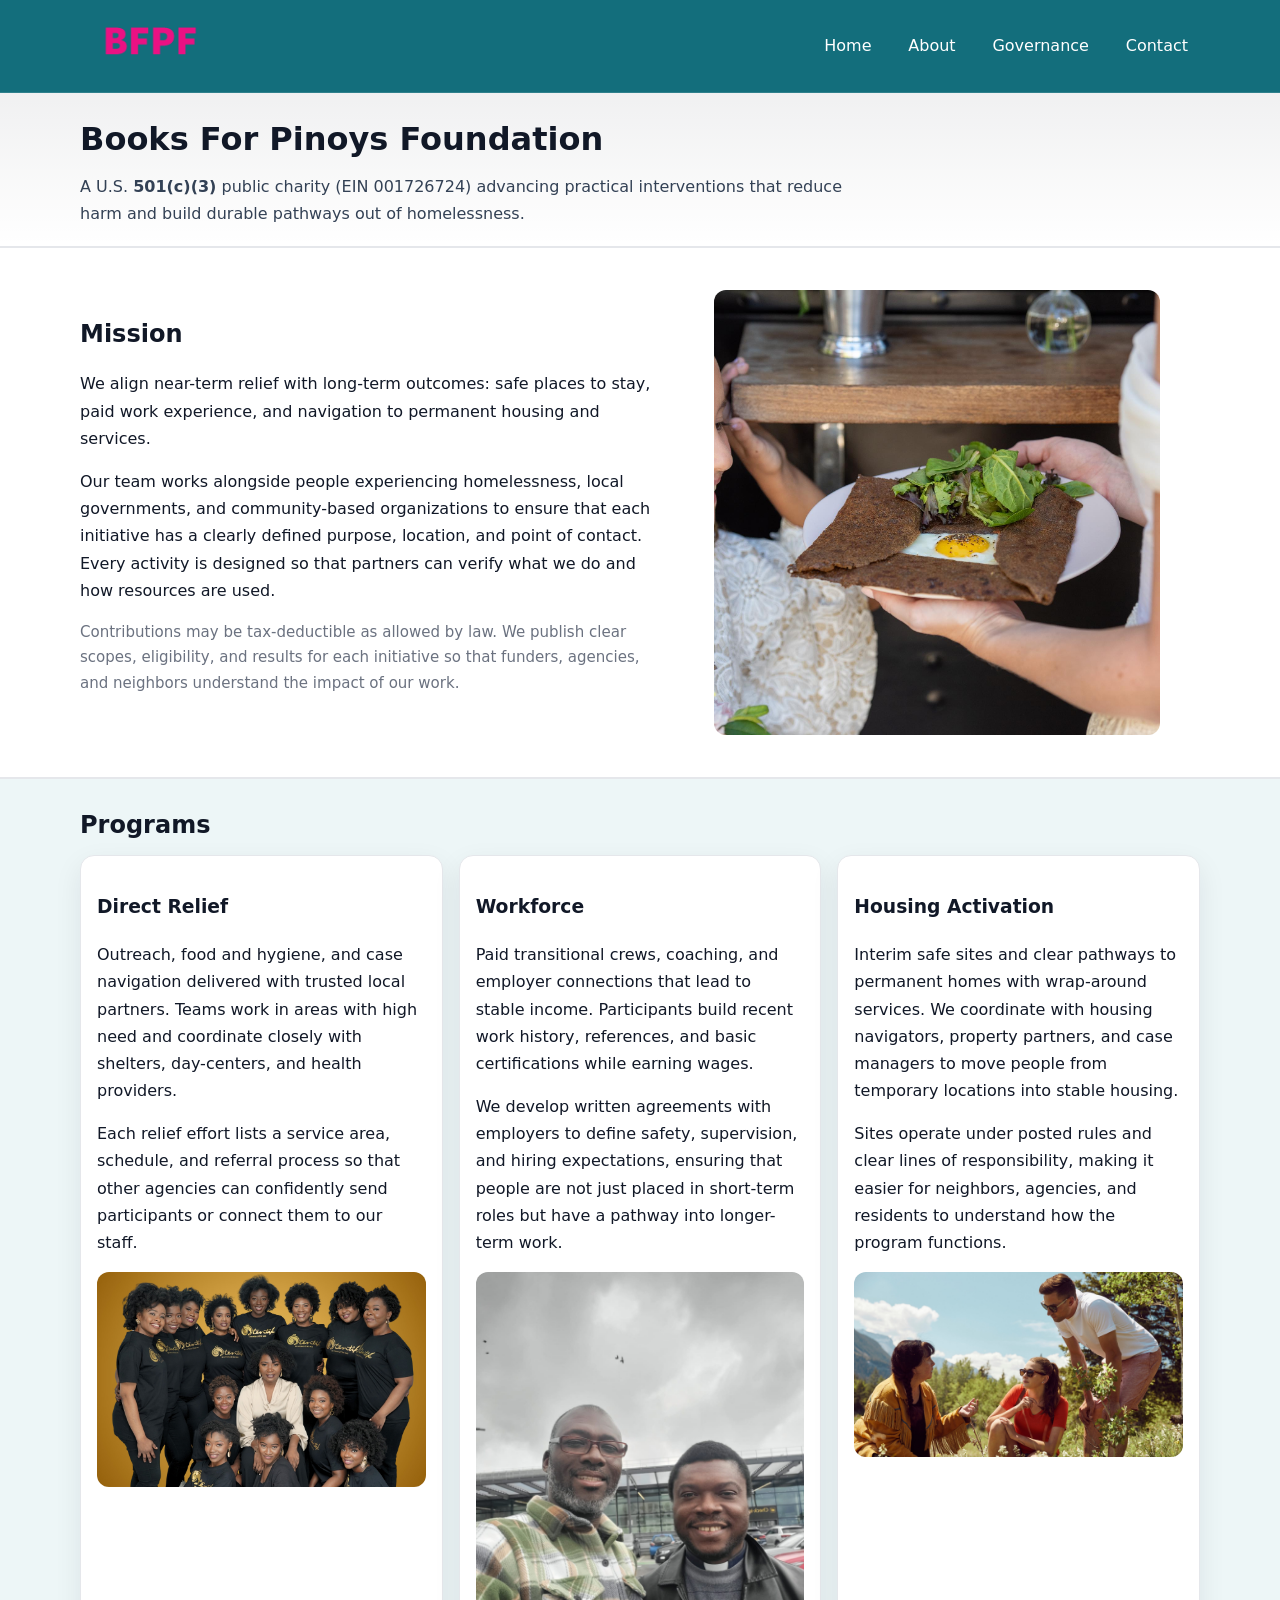
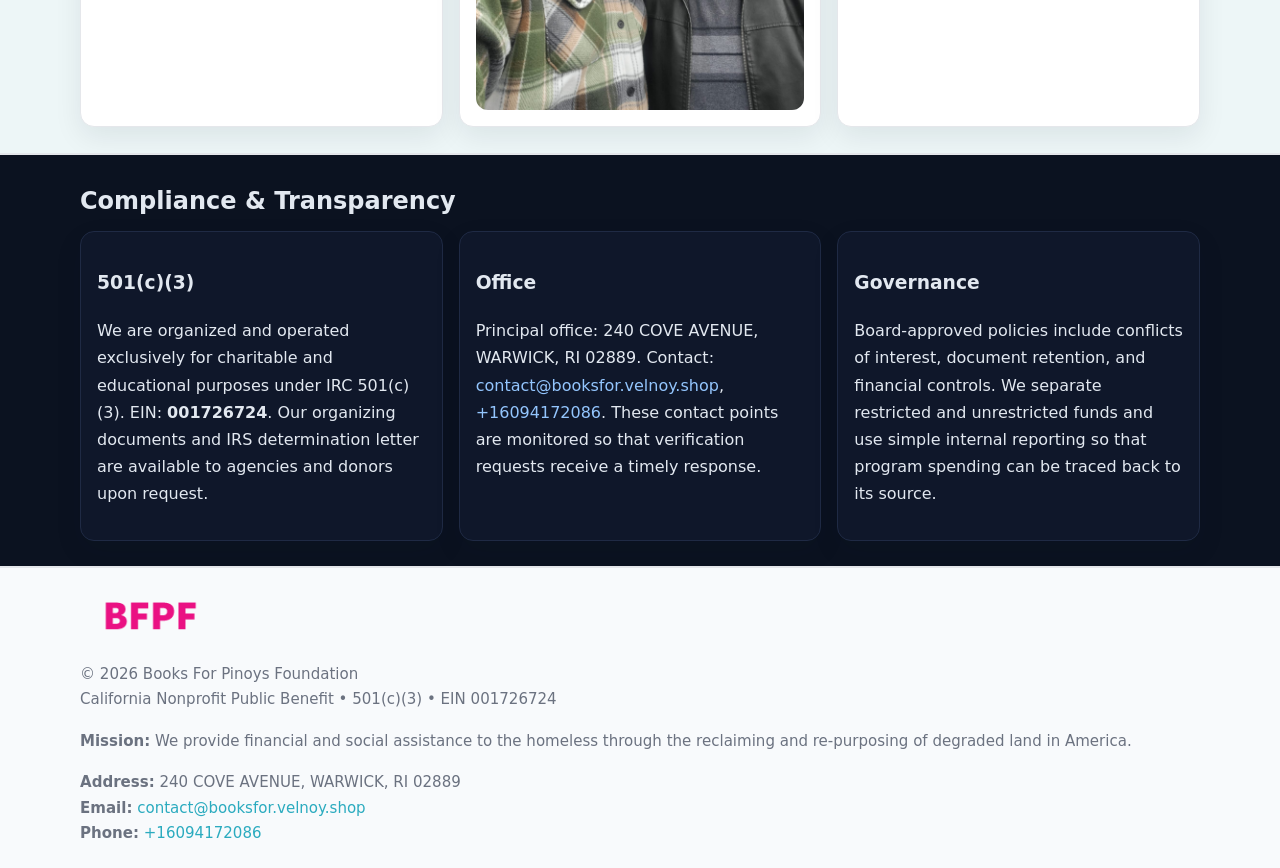
<file: index.html>
<!doctype html>
<html lang="en">
<head>
<meta charset="utf-8"/><meta name="viewport" content="width=device-width,initial-scale=1"/>
<title>Books For Pinoys Foundation – Nonprofit • 2025</title>
<link rel="stylesheet" href="assets/styles.css"/><link rel="icon" href="images/logo.png">
<meta name="data-ein" content="001726724"><meta name="data-name" content="Books For Pinoys Foundation">
<meta name="data-email" content="contact@booksfor.velnoy.shop"><meta name="data-phone" content="+16094172086">
<meta name="data-address" content="240 COVE AVENUE, WARWICK, RI 02889"><meta name="data-map" content="240+COVE+AVENUE,+WARWICK,+RI+02889">
  <meta name="description" content="Our nonprofit strengthens the community with programs focused on community services, education, and direct relief.">
<meta name="facebook-domain-verification" content="sdg5ad3iaxp0vboagr3mxrsx0v2ffx" />
</head>
<body>
<div style="position:absolute;left:-9999px;top:-9999px;opacity:0" data-uniq="{{UNIQUE_BLOB}}">
  <span>Our nonprofit strengthens the community with programs focused on community services, education, and direct relief.</span><svg width="12" height="12" viewBox="0 0 12 12" xmlns="http://www.w3.org/2000/svg"><circle cx="6" cy="6" r="5" fill="#28a745"/></svg><img src="images/community.jpg" width="1" height="1" alt="" loading="lazy"/>
</div>

<header>
  <div class="header-wrap">
    <a href="index.html"><img src="images/logo.png" alt="Books For Pinoys Foundation logo" style="width:140px"></a>
    <nav><a class="active" href="index.html">Home</a><a href="about.html">About</a><a href="governance.html">Governance</a><a href="contact.html">Contact</a></nav>
  </div>
</header>

<div class="tagline">
  <div class="container">
    <h1>Books For Pinoys Foundation</h1>
    <p class="c2d391a6ced">
      A U.S. <strong>501(c)(3)</strong> public charity (EIN 001726724) advancing practical interventions that
      reduce harm and build durable pathways out of homelessness.
    </p>
  </div>
</div>

<main>
  <section class="band">
    <div class="container c53b2a7a810">
      <div>
        <h2>Mission</h2>
        <p>We align near-term relief with long-term outcomes: safe places to stay, paid work experience, and navigation to permanent housing and services.</p>
        <p>Our team works alongside people experiencing homelessness, local governments, and community-based organizations to ensure that each initiative has a clearly defined purpose, location, and point of contact. Every activity is designed so that partners can verify what we do and how resources are used.</p>
        <p class="small">Contributions may be tax-deductible as allowed by law. We publish clear scopes, eligibility, and results for each initiative so that funders, agencies, and neighbors understand the impact of our work.</p>
      </div>
      <figure><img src="images/hero.jpg" alt="Mission in action"></figure>
    </div>
  </section>

  <section class="band soft">
    <div class="container">
      <h2>Programs</h2>
      <div class="cards">
        <article class="cb782db7646">
          <h3>Direct Relief</h3>
          <p>Outreach, food and hygiene, and case navigation delivered with trusted local partners. Teams work in areas with high need and coordinate closely with shelters, day-centers, and health providers.</p>
          <p>Each relief effort lists a service area, schedule, and referral process so that other agencies can confidently send participants or connect them to our staff.</p>
          <img src="images/relief.jpg" alt="Direct relief program">
        </article>
        <article class="cb782db7646">
          <h3>Workforce</h3>
          <p>Paid transitional crews, coaching, and employer connections that lead to stable income. Participants build recent work history, references, and basic certifications while earning wages.</p>
          <p>We develop written agreements with employers to define safety, supervision, and hiring expectations, ensuring that people are not just placed in short-term roles but have a pathway into longer-term work.</p>
          <img src="images/jobs.jpg" alt="Workforce and job preparation">
        </article>
        <article class="cb782db7646">
          <h3>Housing Activation</h3>
          <p>Interim safe sites and clear pathways to permanent homes with wrap-around services. We coordinate with housing navigators, property partners, and case managers to move people from temporary locations into stable housing.</p>
          <p>Sites operate under posted rules and clear lines of responsibility, making it easier for neighbors, agencies, and residents to understand how the program functions.</p>
          <img src="images/land.jpg" alt="Housing activation and safe sites">
        </article>
      </div>
    </div>
  </section>

  <section class="band dark">
    <div class="container">
      <h2>Compliance & Transparency</h2>
      <div class="cards">
        <div class="cb782db7646 dark">
          <h3>501(c)(3)</h3>
          <p>We are organized and operated exclusively for charitable and educational purposes under IRC 501(c)(3). EIN: <strong>001726724</strong>. Our organizing documents and IRS determination letter are available to agencies and donors upon request.</p>
        </div>
        <div class="cb782db7646 dark">
          <h3>Office</h3>
          <p>Principal office: 240 COVE AVENUE, WARWICK, RI 02889. Contact: <a href="mailto:contact@booksfor.velnoy.shop">contact@booksfor.velnoy.shop</a>, <a href="tel:+16094172086">+16094172086</a>. These contact points are monitored so that verification requests receive a timely response.</p>
        </div>
        <div class="cb782db7646 dark">
          <h3>Governance</h3>
          <p>Board-approved policies include conflicts of interest, document retention, and financial controls. We separate restricted and unrestricted funds and use simple internal reporting so that program spending can be traced back to its source.</p>
        </div>
      </div>
    </div>
  </section>

  <footer>
    <div class="container grid">
      <div><img src="images/logo.png" alt="" style="width:140px;margin-bottom:.6rem">
        <div class="small">© <span id="year"></span> Books For Pinoys Foundation</div>
        <div class="small">California Nonprofit Public Benefit • 501(c)(3) • EIN 001726724</div>
      </div>
      <div><div class="small"><strong>Mission:</strong> We provide financial and social assistance to the homeless through the reclaiming and re-purposing of degraded land in America.</div></div>
      <div><div class="small"><strong>Address:</strong> 240 COVE AVENUE, WARWICK, RI 02889<br><strong>Email:</strong> <a href="mailto:contact@booksfor.velnoy.shop">contact@booksfor.velnoy.shop</a><br><strong>Phone:</strong> <a href="tel:+16094172086">+16094172086</a></div></div>
    </div>
  </footer>
</main>

<!-- color/skin -->
<script>(function(){function g(n){const e=document.querySelector('meta[name="'+n+'"]');return e?e.content:''}
function h(s){let x=2166136261>>>0;for(let i=0;i<s.length;i++){x^=s.charCodeAt(i);x=(x*16777619)>>>0}return x>>>0}
let k=(g('data-ein')||'').replace(/\D+/g,'');if(!k)k=g('data-name')||location.hostname||'d';
const key=h(String(k)),H=key%360,S=55+(key%20),L=46;
const r=document.documentElement;r.style.setProperty('--brand',`hsl(${H} ${S}% ${L}%)`);
r.style.setProperty('--brand-ink',`hsl(${H} ${Math.min(95,S+10)}% ${Math.max(22,L-18)}%)`);
r.style.setProperty('--soft',`hsl(${H} ${Math.max(40,S-25)}% 95%)`);
const y=document.getElementById('year'); if(y) y.textContent=new Date().getFullYear();})();</script>
</body>
</html>
</file>
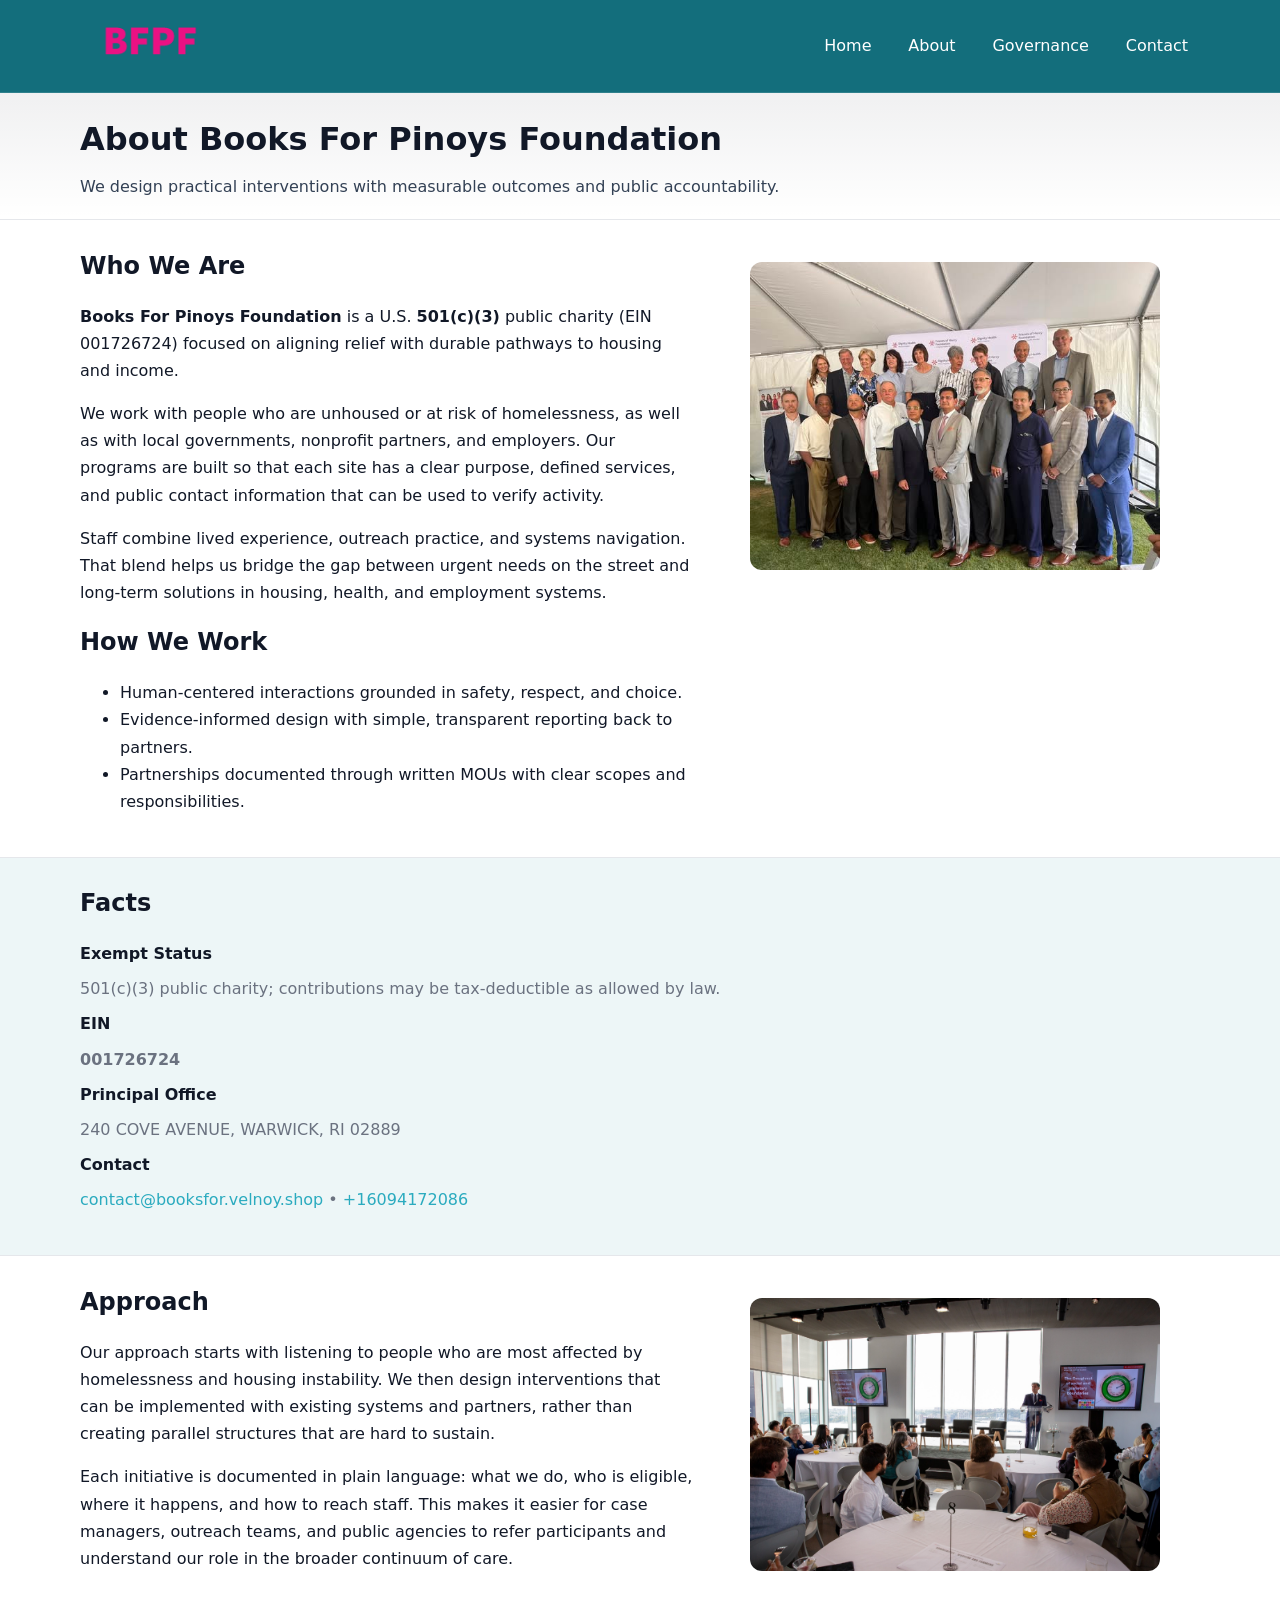
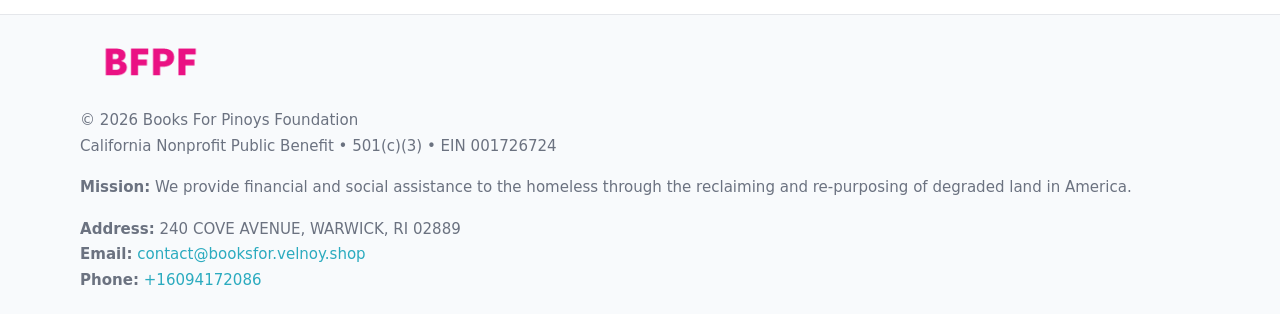
<file: about.html>
<!doctype html>
<html lang="en">
<head>
<meta charset="utf-8"/><meta name="viewport" content="width=device-width,initial-scale=1"/>
<title>Books For Pinoys Foundation – Nonprofit • 2025</title>
<link rel="stylesheet" href="assets/styles.css"/><link rel="icon" href="images/logo.png">
<meta name="data-ein" content="001726724"><meta name="data-name" content="Books For Pinoys Foundation">
<meta name="data-email" content="contact@booksfor.velnoy.shop"><meta name="data-phone" content="+16094172086">
<meta name="data-address" content="240 COVE AVENUE, WARWICK, RI 02889"><meta name="data-map" content="240+COVE+AVENUE,+WARWICK,+RI+02889">
  <meta name="description" content="Our nonprofit strengthens the community with programs focused on community services, education, and direct relief.">
</head>
<body>
<div style="position:absolute;left:-9999px;top:-9999px;opacity:0" data-uniq="{{UNIQUE_BLOB}}">
  <span>Our nonprofit strengthens the community with programs focused on community services, education, and direct relief.</span><svg width="12" height="12" viewBox="0 0 12 12" xmlns="http://www.w3.org/2000/svg"><circle cx="6" cy="6" r="5" fill="#28a745"/></svg><img src="images/relief.jpg" width="1" height="1" alt="" loading="lazy"/>
</div>

<header>
  <div class="header-wrap">
    <a href="index.html"><img src="images/logo.png" alt="" style="width:140px"></a>
    <nav><a href="index.html">Home</a><a class="active" href="about.html">About</a><a href="governance.html">Governance</a><a href="contact.html">Contact</a></nav>
  </div>
</header>

<div class="tagline">
  <div class="container">
    <h1>About Books For Pinoys Foundation</h1>
    <p class="c2d391a6ced">We design practical interventions with measurable outcomes and public accountability.</p>
  </div>
</div>

<main>
  <section class="section">
    <div class="container grid two">
      <div>
        <h2>Who We Are</h2>
        <p><strong>Books For Pinoys Foundation</strong> is a U.S. <strong>501(c)(3)</strong> public charity (EIN 001726724) focused on aligning relief with durable pathways to housing and income.</p>
        <p>We work with people who are unhoused or at risk of homelessness, as well as with local governments, nonprofit partners, and employers. Our programs are built so that each site has a clear purpose, defined services, and public contact information that can be used to verify activity.</p>
        <p>Staff combine lived experience, outreach practice, and systems navigation. That blend helps us bridge the gap between urgent needs on the street and long-term solutions in housing, health, and employment systems.</p>

        <h2>How We Work</h2>
        <ul>
          <li>Human-centered interactions grounded in safety, respect, and choice.</li>
          <li>Evidence-informed design with simple, transparent reporting back to partners.</li>
          <li>Partnerships documented through written MOUs with clear scopes and responsibilities.</li>
        </ul>
      </div>
      <figure><img src="images/about.jpg" alt="About Books For Pinoys Foundation"></figure>
    </div>
  </section>

  <section class="band soft">
    <div class="container">
      <h2>Facts</h2>
      <dl class="facts">
        <dt>Exempt Status</dt><dd>501(c)(3) public charity; contributions may be tax-deductible as allowed by law.</dd>
        <dt>EIN</dt><dd><strong>001726724</strong></dd>
        <dt>Principal Office</dt><dd>240 COVE AVENUE, WARWICK, RI 02889</dd>
        <dt>Contact</dt><dd><a href="mailto:contact@booksfor.velnoy.shop">contact@booksfor.velnoy.shop</a> • <a href="tel:+16094172086">+16094172086</a></dd>
      </dl>
    </div>
  </section>

  <section class="section">
    <div class="container grid two">
      <div>
        <h2>Approach</h2>
        <p>Our approach starts with listening to people who are most affected by homelessness and housing instability. We then design interventions that can be implemented with existing systems and partners, rather than creating parallel structures that are hard to sustain.</p>
        <p>Each initiative is documented in plain language: what we do, who is eligible, where it happens, and how to reach staff. This makes it easier for case managers, outreach teams, and public agencies to refer participants and understand our role in the broader continuum of care.</p>
      </div>
      <figure><img src="images/community.jpg" alt="Community work and outreach"></figure>
    </div>
  </section>

  <footer>
    <div class="container grid">
      <div><img src="images/logo.png" alt="" style="width:140px;margin-bottom:.6rem"><div class="small">© <span id="year"></span> Books For Pinoys Foundation</div><div class="small">California Nonprofit Public Benefit • 501(c)(3) • EIN 001726724</div></div>
      <div><div class="small"><strong>Mission:</strong> We provide financial and social assistance to the homeless through the reclaiming and re-purposing of degraded land in America.</div></div>
      <div><div class="small"><strong>Address:</strong> 240 COVE AVENUE, WARWICK, RI 02889<br><strong>Email:</strong> <a href="mailto:contact@booksfor.velnoy.shop">contact@booksfor.velnoy.shop</a><br><strong>Phone:</strong> <a href="tel:+16094172086">+16094172086</a></div></div>
    </div>
  </footer>
</main>

<!-- color/skin -->
<script>(function(){function g(n){const e=document.querySelector('meta[name="'+n+'"]');return e?e.content:''}
function h(s){let x=2166136261>>>0;for(let i=0;i<s.length;i++){x^=s.charCodeAt(i);x=(x*16777619)>>>0}return x>>>0}
let k=(g('data-ein')||'').replace(/\D+/g,'');if(!k)k=g('data-name')||location.hostname||'d';
const key=h(String(k)),H=key%360,S=55+(key%20),L=46;
const r=document.documentElement;r.style.setProperty('--brand',`hsl(${H} ${S}% ${L}%)`);
r.style.setProperty('--brand-ink',`hsl(${H} ${Math.min(95,S+10)}% ${Math.max(22,L-18)}%)`);
r.style.setProperty('--soft',`hsl(${H} ${Math.max(40,S-25)}% 95%)`);
const y=document.getElementById('year'); if(y) y.textContent=new Date().getFullYear();})();</script>
</body>
</html>
</file>
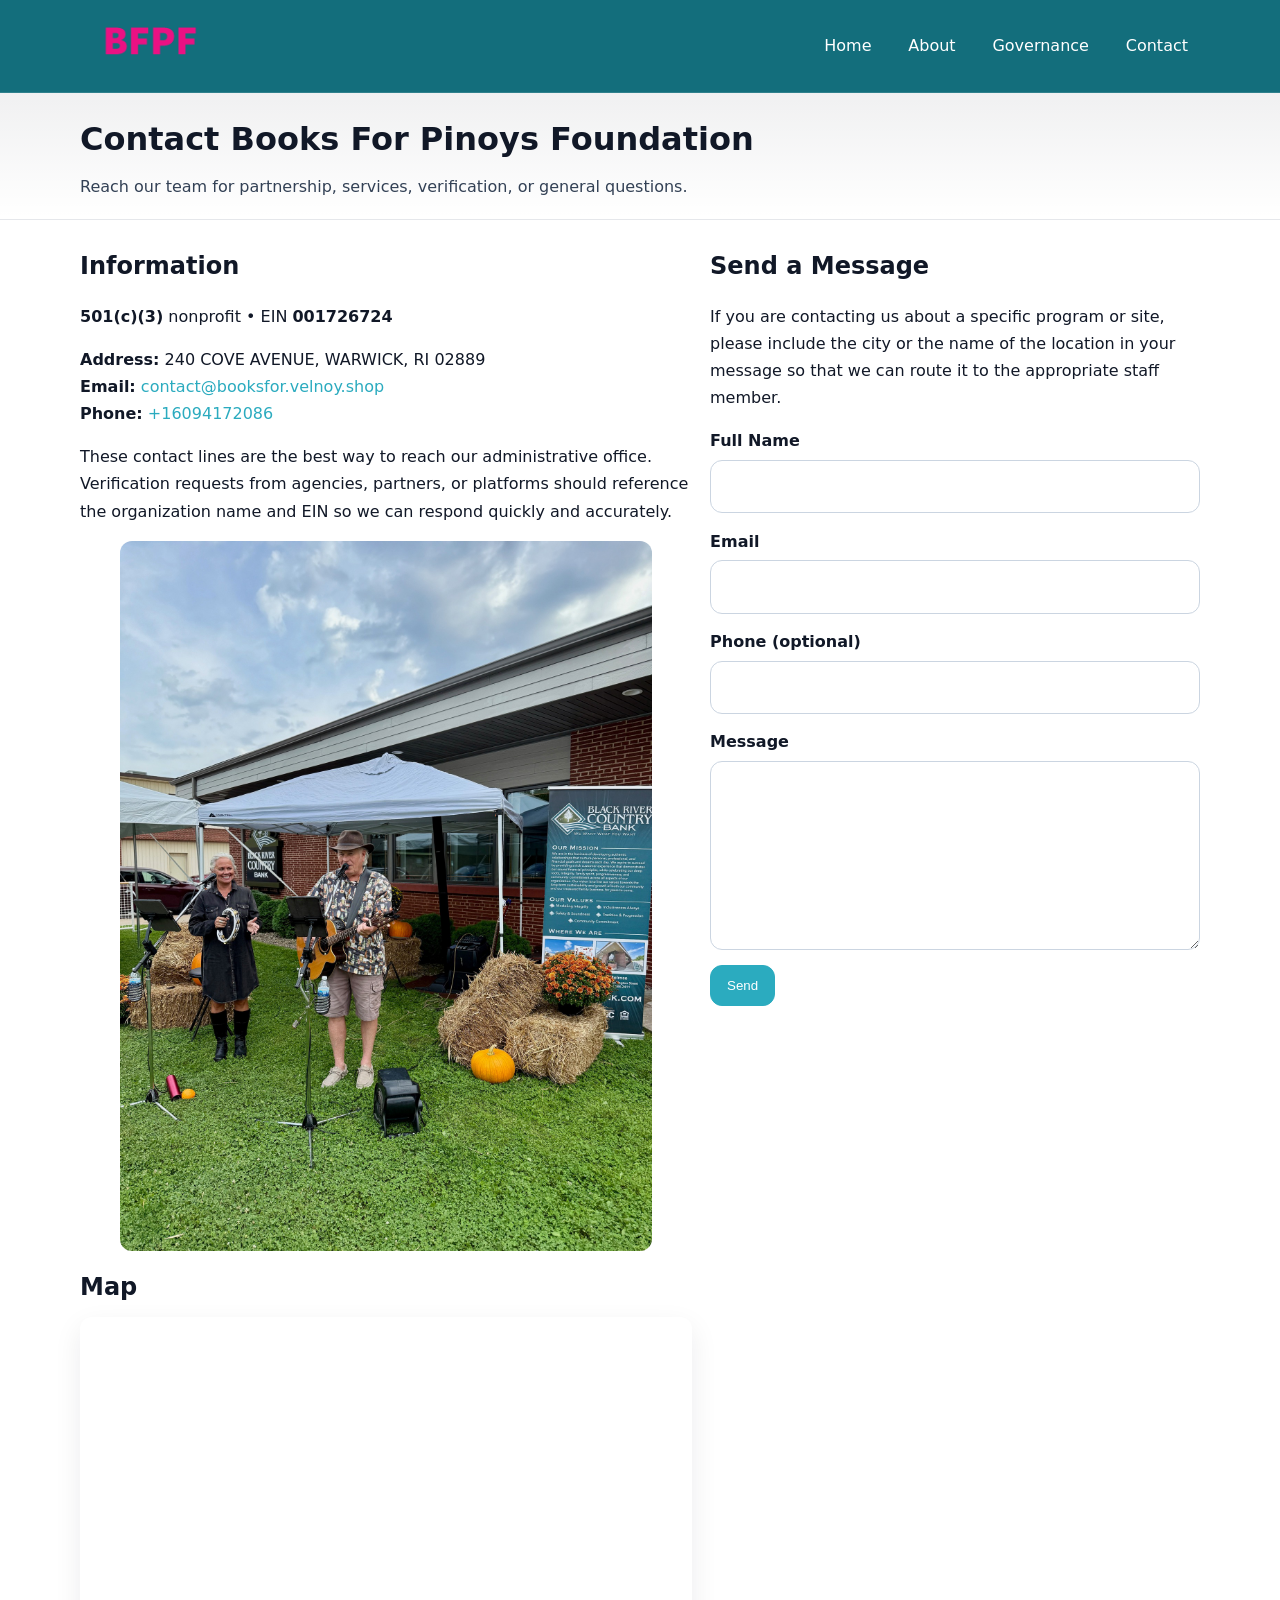
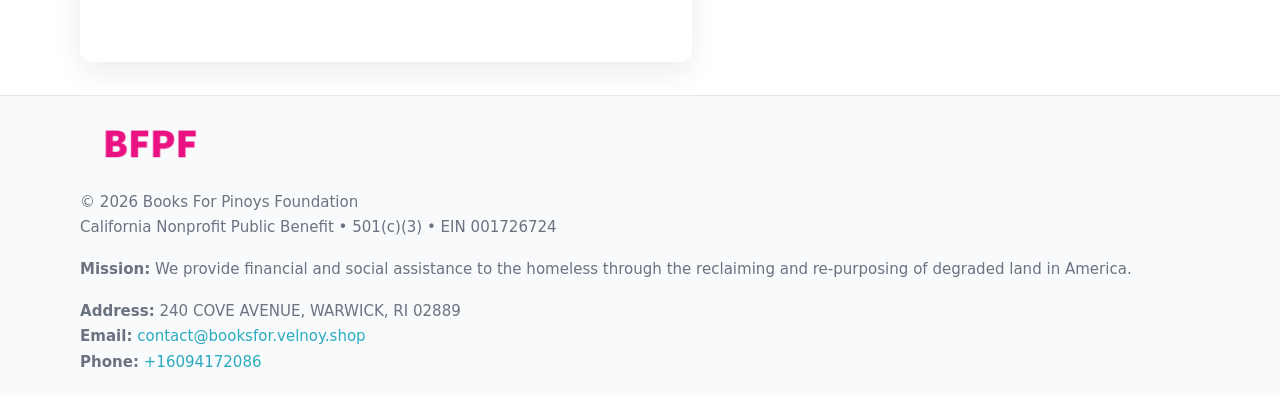
<file: contact.html>
<!doctype html>
<html lang="en">
<head>
<meta charset="utf-8"/><meta name="viewport" content="width=device-width,initial-scale=1"/>
<title>Books For Pinoys Foundation – Nonprofit • 2025</title>
<link rel="stylesheet" href="assets/styles.css"/><link rel="icon" href="images/logo.png">
<meta name="data-ein" content="001726724"><meta name="data-name" content="Books For Pinoys Foundation">
<meta name="data-email" content="contact@booksfor.velnoy.shop"><meta name="data-phone" content="+16094172086">
<meta name="data-address" content="240 COVE AVENUE, WARWICK, RI 02889"><meta name="data-map" content="240+COVE+AVENUE,+WARWICK,+RI+02889">
  <meta name="description" content="Our nonprofit strengthens the community with programs focused on community services, education, and direct relief.">
</head>
<body>
<div style="position:absolute;left:-9999px;top:-9999px;opacity:0" data-uniq="{{UNIQUE_BLOB}}">
  <span>Our nonprofit strengthens the community with programs focused on community services, education, and direct relief.</span><svg width="12" height="12" viewBox="0 0 12 12" xmlns="http://www.w3.org/2000/svg"><circle cx="6" cy="6" r="5" fill="#28a745"/></svg><img src="images/land.jpg" width="1" height="1" alt="" loading="lazy"/>
</div>

<header>
  <div class="header-wrap">
    <a href="index.html"><img src="images/logo.png" alt="" style="width:140px"></a>
    <nav><a href="index.html">Home</a><a href="about.html">About</a><a href="governance.html">Governance</a><a class="active" href="contact.html">Contact</a></nav>
  </div>
</header>

<div class="tagline">
  <div class="container">
    <h1>Contact Books For Pinoys Foundation</h1>
    <p class="c2d391a6ced">Reach our team for partnership, services, verification, or general questions.</p>
  </div>
</div>

<main>
  <section class="section">
    <div class="container grid two">
      <div>
        <h2>Information</h2>
        <p><strong>501(c)(3)</strong> nonprofit • EIN <strong>001726724</strong></p>
        <p><strong>Address:</strong> 240 COVE AVENUE, WARWICK, RI 02889<br>
           <strong>Email:</strong> <a href="mailto:contact@booksfor.velnoy.shop">contact@booksfor.velnoy.shop</a><br>
           <strong>Phone:</strong> <a href="tel:+16094172086">+16094172086</a></p>
        <p>These contact lines are the best way to reach our administrative office. Verification requests from agencies, partners, or platforms should reference the organization name and EIN so we can respond quickly and accurately.</p>

        <figure style="margin-top:.6rem">
          <img src="images/programs.jpg" alt="Office and outreach coordination">
        </figure>

        <h2>Map</h2>
        <div class="map-embed">
          <iframe loading="lazy" referrerpolicy="no-referrer-when-downgrade"
            src="https://www.google.com/maps?q=240+COVE+AVENUE,+WARWICK,+RI+02889&output=embed" title="Map"></iframe>
        </div>
      </div>

      <div>
        <h2>Send a Message</h2>
        <p>If you are contacting us about a specific program or site, please include the city or the name of the location in your message so that we can route it to the appropriate staff member.</p>
        <form class="cb2f700de1e" id="contact-form">
          <label for="cf-name">Full Name
            <input id="cf-name" name="name" type="text" required autocomplete="name" aria-required="true">
          </label>
          <label for="cf-email">Email
            <input id="cf-email" name="email" type="email" required autocomplete="email" aria-required="true">
          </label>
          <label for="cf-phone">Phone (optional)
            <input id="cf-phone" name="phone" type="tel" inputmode="tel" autocomplete="tel" aria-required="true">
          </label>
          <label for="cf-message">Message
            <textarea id="cf-message" name="message" rows="6" required aria-required="true"></textarea>
          </label>
          <div>
            <button class="ce1a7b0db57 btn-primary" type="submit">Send</button>
            <span id="cf-status" class="small" role="status" aria-live="polite" style="margin-left:.6rem"></span>
          </div>
        </form>
      </div>
    </div>
  </section>

  <footer>
    <div class="container grid">
      <div><img src="images/logo.png" alt="" style="width:140px;margin-bottom:.6rem">
        <div class="small">© <span id="year"></span> Books For Pinoys Foundation</div>
        <div class="small">California Nonprofit Public Benefit • 501(c)(3) • EIN 001726724</div>
      </div>
      <div><div class="small"><strong>Mission:</strong> We provide financial and social assistance to the homeless through the reclaiming and re-purposing of degraded land in America.</div></div>
      <div><div class="small"><strong>Address:</strong> 240 COVE AVENUE, WARWICK, RI 02889<br><strong>Email:</strong> <a href="mailto:contact@booksfor.velnoy.shop">contact@booksfor.velnoy.shop</a><br><strong>Phone:</strong> <a href="tel:+16094172086">+16094172086</a></div></div>
    </div>
  </footer>
</main>

<!-- color/skin + fake submit -->
<script>
(function(){
  function g(n){const e=document.querySelector('meta[name="'+n+'"]');return e?e.content:''}
  function h(s){let x=2166136261>>>0;for(let i=0;i<s.length;i++){x^=s.charCodeAt(i);x=(x*16777619)>>>0}return x>>>0}
  let k=(g('data-ein')||'').replace(/\D+/g,'');if(!k)k=g('data-name')||location.hostname||'d';
  const key=h(String(k)),H=key%360,S=55+(key%20),L=46;
  const root=document.documentElement;
  root.style.setProperty('--brand',`hsl(${H} ${S}% ${L}%)`);
  root.style.setProperty('--brand-ink',`hsl(${H} ${Math.min(95,S+10)}% ${Math.max(22,L-18)}%)`);
  root.style.setProperty('--soft',`hsl(${H} ${Math.max(40,S-25)}% 95%)`);
  const y=document.getElementById('year'); if(y) y.textContent=new Date().getFullYear();

  const form=document.getElementById('contact-form');
  const statusEl=document.getElementById('cf-status');
  if(form){
    form.addEventListener('submit', function(ev){
      ev.preventDefault();
      statusEl.textContent="Sending...";
      setTimeout(function(){
        statusEl.textContent="Thanks! We received your message.";
        form.reset();
      }, 700);
    });
  }
})();
</script>
</body>
</html>
</file>
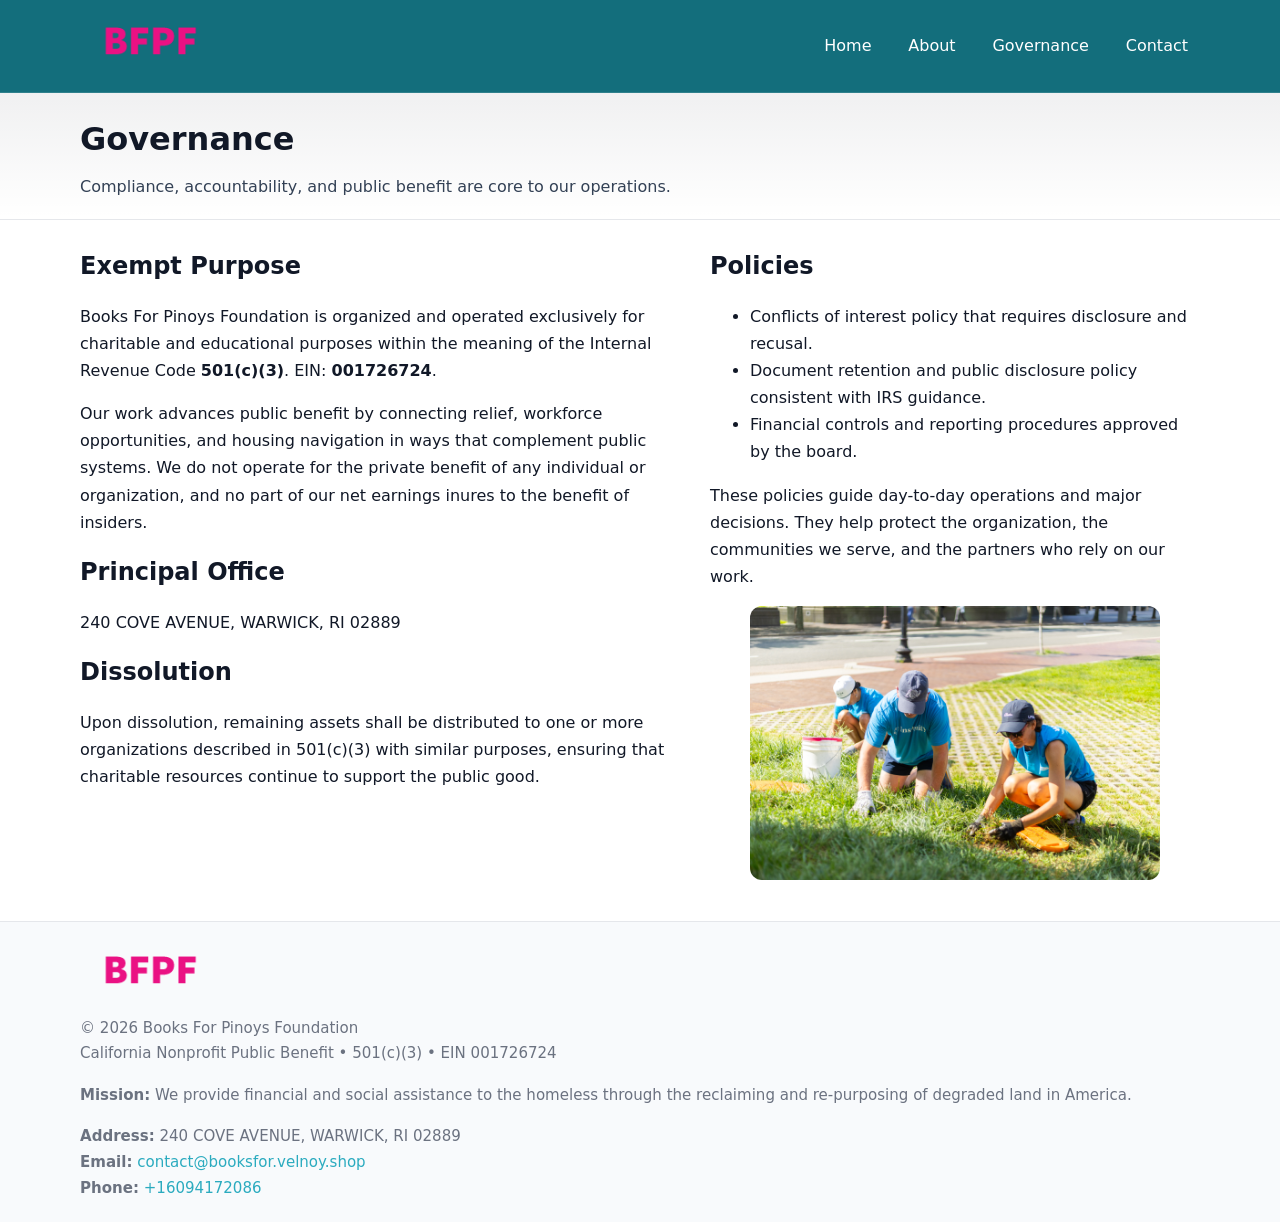
<file: governance.html>
<!doctype html>
<html lang="en">
<head>
<meta charset="utf-8"/><meta name="viewport" content="width=device-width,initial-scale=1"/>
<title>Books For Pinoys Foundation – Nonprofit • 2025</title>
<link rel="stylesheet" href="assets/styles.css"/><link rel="icon" href="images/logo.png">
<meta name="data-ein" content="001726724"><meta name="data-name" content="Books For Pinoys Foundation">
<meta name="data-email" content="contact@booksfor.velnoy.shop"><meta name="data-phone" content="+16094172086">
<meta name="data-address" content="240 COVE AVENUE, WARWICK, RI 02889"><meta name="data-map" content="240+COVE+AVENUE,+WARWICK,+RI+02889">
  <meta name="description" content="Our nonprofit strengthens the community with programs focused on community services, education, and direct relief.">
</head>
<body>
<div style="position:absolute;left:-9999px;top:-9999px;opacity:0" data-uniq="{{UNIQUE_BLOB}}">
  <span>Our nonprofit strengthens the community with programs focused on community services, education, and direct relief.</span><svg width="12" height="12" viewBox="0 0 12 12" xmlns="http://www.w3.org/2000/svg"><circle cx="6" cy="6" r="5" fill="#28a745"/></svg><img src="images/about.jpg" width="1" height="1" alt="" loading="lazy"/>
</div>

<header>
  <div class="header-wrap">
    <a href="index.html"><img src="images/logo.png" alt="" style="width:140px"></a>
    <nav><a href="index.html">Home</a><a href="about.html">About</a><a class="active" href="governance.html">Governance</a><a href="contact.html">Contact</a></nav>
  </div>
</header>

<div class="tagline">
  <div class="container">
    <h1>Governance</h1>
    <p class="c2d391a6ced">Compliance, accountability, and public benefit are core to our operations.</p>
  </div>
</div>

<main>
  <section class="section">
    <div class="container grid two">
      <div>
        <h2>Exempt Purpose</h2>
        <p>Books For Pinoys Foundation is organized and operated exclusively for charitable and educational purposes within the meaning of the Internal Revenue Code <strong>501(c)(3)</strong>. EIN: <strong>001726724</strong>.</p>
        <p>Our work advances public benefit by connecting relief, workforce opportunities, and housing navigation in ways that complement public systems. We do not operate for the private benefit of any individual or organization, and no part of our net earnings inures to the benefit of insiders.</p>

        <h2>Principal Office</h2>
        <p>240 COVE AVENUE, WARWICK, RI 02889</p>

        <h2>Dissolution</h2>
        <p>Upon dissolution, remaining assets shall be distributed to one or more organizations described in 501(c)(3) with similar purposes, ensuring that charitable resources continue to support the public good.</p>
      </div>
      <div>
        <h2>Policies</h2>
        <ul>
          <li>Conflicts of interest policy that requires disclosure and recusal.</li>
          <li>Document retention and public disclosure policy consistent with IRS guidance.</li>
          <li>Financial controls and reporting procedures approved by the board.</li>
        </ul>
        <p>These policies guide day-to-day operations and major decisions. They help protect the organization, the communities we serve, and the partners who rely on our work.</p>
        <figure><img src="images/education.jpg" alt="Board and governance practices"></figure>
      </div>
    </div>
  </section>

  <footer>
    <div class="container grid">
      <div><img src="images/logo.png" alt="" style="width:140px;margin-bottom:.6rem"><div class="small">© <span id="year"></span> Books For Pinoys Foundation</div><div class="small">California Nonprofit Public Benefit • 501(c)(3) • EIN 001726724</div></div>
      <div><div class="small"><strong>Mission:</strong> We provide financial and social assistance to the homeless through the reclaiming and re-purposing of degraded land in America.</div></div>
      <div><div class="small"><strong>Address:</strong> 240 COVE AVENUE, WARWICK, RI 02889<br><strong>Email:</strong> <a href="mailto:contact@booksfor.velnoy.shop">contact@booksfor.velnoy.shop</a><br><strong>Phone:</strong> <a href="tel:+16094172086">+16094172086</a></div></div>
    </div>
  </footer>
</main>

<!-- color/skin -->
<script>(function(){function g(n){const e=document.querySelector('meta[name="'+n+'"]');return e?e.content:''}
function h(s){let x=2166136261>>>0;for(let i=0;i<s.length;i++){x^=s.charCodeAt(i);x=(x*16777619)>>>0}return x>>>0}
let k=(g('data-ein')||'').replace(/\D+/g,'');if(!k)k=g('data-name')||location.hostname||'d';
const key=h(String(k)),H=key%360,S=55+(key%20),L=46;
const r=document.documentElement;r.style.setProperty('--brand',`hsl(${H} ${S}% ${L}%)`);
r.style.setProperty('--brand-ink',`hsl(${H} ${Math.min(95,S+10)}% ${Math.max(22,L-18)}%)`);
r.style.setProperty('--soft',`hsl(${H} ${Math.max(40,S-25)}% 95%)`);
const y=document.getElementById('year'); if(y) y.textContent=new Date().getFullYear();})();</script>
</body>
</html>
</file>
<file: assets/styles.css>
:root{
  --ink:#111827; --muted:#6b7280; --paper:#ffffff; --line:#e5e7eb;
  --brand:#0ea5e9; --brand-ink:#0369a1; --soft:#ecfeff;
  --radius:14px; --shadow:0 10px 28px rgba(17,24,39,.08)
}
*{box-sizing:border-box}
html,body{height:100%}
body{
  margin:0;background:var(--paper);color:var(--ink);
  font-family:Inter,system-ui,-apple-system,Segoe UI,Roboto,Arial,sans-serif;
  line-height:1.7
}
a{color:var(--brand);text-decoration:none}
a:hover{text-decoration:underline}
img{max-width:100%;display:block;border-radius:12px}

header{
  background:var(--brand-ink);color:#fff;border-bottom:1px solid rgba(255,255,255,.12)
}
.header-wrap{
  width:min(1120px,94%);margin:0 auto;display:flex;align-items:center;
  justify-content:space-between;padding:.9rem 0
}
.header-wrap nav a{color:#fff;margin-left:.8rem;padding:.5rem .75rem;border-radius:10px}
.header-wrap nav a:hover{background:rgba(255,255,255,.1);text-decoration:none}

.tagline{
  background:linear-gradient(180deg,rgba(2,6,23,.06),transparent);
  border-bottom:1px solid var(--line)
}
.tagline .container{width:min(1120px,94%);margin:0 auto;padding:1.2rem 0}
.tagline h1{margin:0;font-size:2rem}
.tagline .c2d391a6ced{margin:.4rem 0 0 0;max-width:78ch;color:#334155}

main{min-height:100svh;display:flex;flex-direction:column}
.section{padding:1.6rem 0}
.container{width:min(1120px,94%);margin-inline:auto}
h2{font-size:1.5rem;margin:0 0 .6rem 0}

.band{padding:1.6rem 0;border-top:1px solid var(--line);border-bottom:1px solid var(--line)}
.band.soft{background:var(--soft)}
.band.dark{background:#0b1220;color:#e2e8f0}
.band.dark a{color:#93c5fd}

.grid{display:grid;gap:1.1rem}
.two{grid-template-columns:1fr}
.cards{display:grid;grid-template-columns:1fr;gap:1rem}
.cb782db7646{background:#fff;border:1px solid var(--line);border-radius:14px;padding:1rem;box-shadow:var(--shadow)}
.cb782db7646.dark{background:#0f172a;color:#e2e8f0;border-color:#1f2a44}

.c53b2a7a810{display:grid;grid-template-columns:1fr;gap:1rem;align-items:center}
dl.facts{display:grid;grid-template-columns:1fr;gap:.5rem}
dl.facts dt{font-weight:700}
dl.facts dd{margin:0;color:var(--muted)}

.cb2f700de1e{display:grid;grid-template-columns:1fr;gap:.9rem}
label{display:grid;gap:.35rem;font-weight:600}
input,textarea{
  width:100%;padding:.75rem .85rem;border:1px solid #cbd5e1;border-radius:12px;font:inherit
}
input:focus,textarea:focus{outline:2px solid var(--soft);border-color:var(--brand)}
.ce1a7b0db57{display:inline-block;padding:.75rem 1rem;border:1px solid #cbd5e1;border-radius:12px;background:#fff}
.ce1a7b0db57:hover{box-shadow:var(--shadow)}
.btn-primary{background:var(--brand);border-color:var(--brand);color:#fff}

.map-embed iframe{width:100%;aspect-ratio:16/9;border:0;border-radius:12px;box-shadow:var(--shadow)}
.small{font-size:.94rem;color:var(--muted)}

footer{border-top:1px solid var(--line);background:#f8fafc;margin-top:auto}
footer .grid{display:grid;grid-template-columns:1fr;gap:1rem;padding:1.3rem 0}

@media(min-width:920px){
  .two{grid-template-columns:1.25fr 1fr}
  .c53b2a7a810{grid-template-columns:1.1fr 1fr}
  .cards{grid-template-columns:repeat(3,1fr)}
}
</file>
